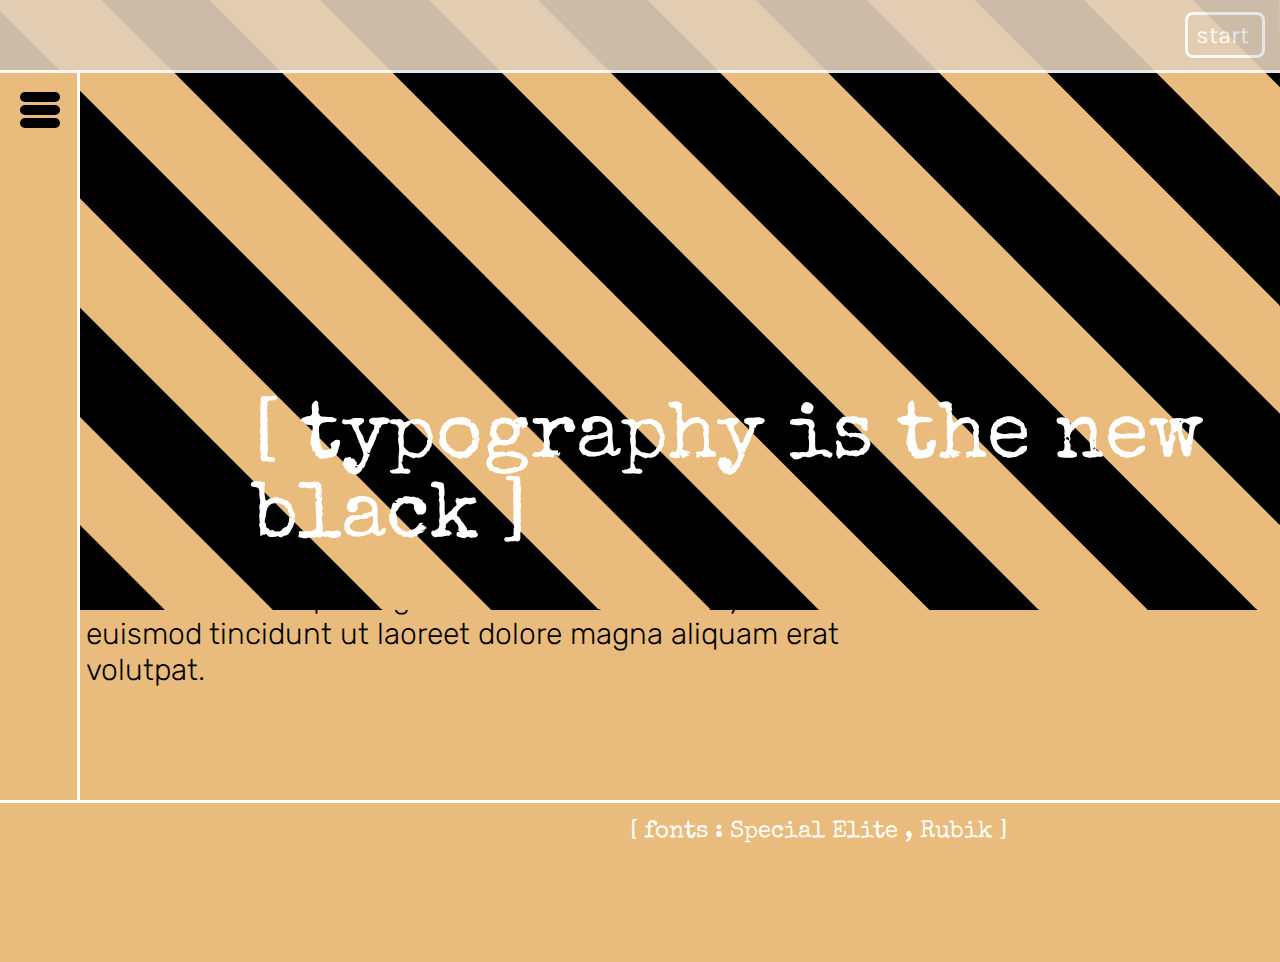
<file: pagina personale/index.html>
<!DOCTYPE html>
<html>

<head>
    <meta charset="UTF-8">
    <title>typography is the new black</title>
    <link rel="stylesheet" href="style.css" type="text/css" />
    <link href="https://fonts.googleapis.com/css?family=Rubik:400|Karla|Special+Elite|Archivo" rel="stylesheet">
</head>
<body>
    <div class='header'>
        <a href='pagina-1.html'>
            <div class='button'>
                <span class='start'>start
                </span>
            </div>
        </a>
        <div id='line1'>
        </div>
    </div>
    <div class='navbar'>
        <div class='menu'>
            <img src='./Immagini-sito/menu-immagine.svg'>
        </div>
        <div id='copertura-menu'>
            <a href='pagina-1.html'>
                <div class='button-link1'>
                </div>
            </a>
            <a href='pagina-2.html'>
                <div class='button-link2'>
                </div>
            </a>
        </div>
        <span class='link1 elementi-navbar'>.Hero fonts
        </span>
        <span class='link2 elementi-navbar'>.Serif is back
        </span>
        <div class='line2'>
        </div>
    </div>
    <div class='titolo'>
        <p id='testo-titoloP1'>[ typography is the new black ]
        </p>
        <div id='line3'>
        </div>
    </div>
    <div class='paragrafo'>
        <p class='testo-paragrafo'>Lorem ipsum dolor sit amet, consectetuer adipiscing elit, sed diam nonummy nibh euismod tincidunt ut laoreet dolore magna aliquam erat volutpat. Lorem ipsum dolor sit amet, consectetuer adipiscing elit, sed diam
            nonummy nibh euismod tincidunt ut laoreet dolore magna aliquam erat volutpat.
        </p>
    </div>
    <div id='barreP1'>
        <img src='./Immagini-sito/barre-sito.svg'>
    </div>
    <div class='footer' id='footerP1'>
        <span id='fontsP1'>[ fonts : Special Elite , Rubik ]</span>
        <div id='line5'>
        </div>
    </div>
</body>
</html>
</file>
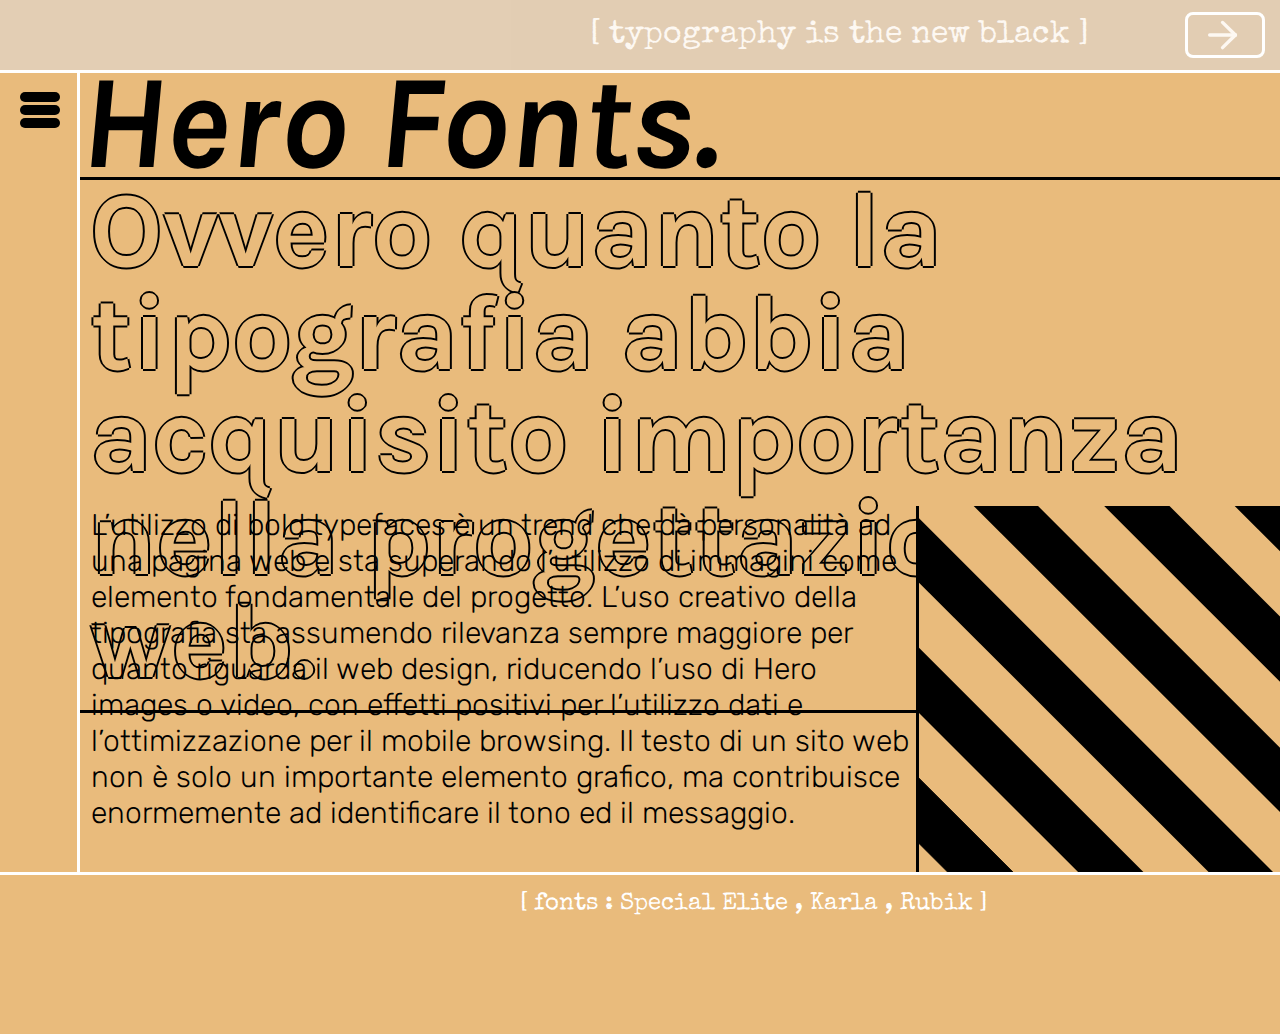
<file: pagina personale/pagina-1.html>
<!DOCTYPE html>
<html>

<head>
    <meta charset="UTF-8">
    <title>typography is the new black</title>
    <link rel="stylesheet" href="style.css" type="text/css" />
    <link href="https://fonts.googleapis.com/css?family=Rubik:400|Karla:700|Special+Elite|Eczar:800" rel="stylesheet">
</head>

<body>
    <div class='header'>
        <span class='logo'>[ typography is the new black ]
        </span>
        <a href='pagina-2.html'
            <div class='button'>
                <img id='freccia' src='./Immagini-sito/freccia-pagina.svg'>
            </div>
        </a>
        <div id='line1'>
        </div>
    </div>
    <div class='navbar' id='navbarP2'>
        <div class='line-invisible'>
        </div>
        <div class='menu'>
            <img src='./Immagini-sito/menu-immagine.svg'>
        </div>
        <div id='copertura-menu'>
            <a href='index.html'>
                <div class='button-link1'>
                </div>
            </a>
            <a href='pagina-2.html'>
                <div class='button-link2'>
                </div>
            </a>
        </div>
        <span class='link3 elementi-navbar'>.Home
        </span>
        <span class='link2 elementi-navbar'>.Serif is back
        </span>
        <div class='line2' id='line2P2'>
        </div>
    </div>
    <div class='titolo' id='titoloP2'>
        <div class='line-invisible'>
        </div>
        <p id='testo-titoloP2'>Hero Fonts.
        </p>
        <div id='line3P2'>
        </div>
    </div>
    <div id='sottotitoloP2'>
        <p id='testo-sottotitoloP2'> Ovvero quanto la tipografia abbia acquisito importanza nella progettazione web.
        </p>
        <div id='line4P2'>
        </div>
    </div>
    <div class='paragrafo' id='paragrafoP2'>
        <p class='testo-paragrafo'>L’utilizzo di bold typefaces è un trend che dà personalità ad una pagina web e sta superando l’utilizzo di immagini come elemento fondamentale del progetto. L’uso creativo della tipografia sta assumendo rilevanza sempre maggiore per quanto riguarda il web design, riducendo l’uso di Hero images o video, con effetti positivi per l’utilizzo dati e l’ottimizzazione per il mobile browsing. Il testo di un sito web non è solo un importante elemento grafico, ma contribuisce enormemente ad identificare il tono ed il messaggio.
        </p>
    </div>
    <div class='barre' id='barreP2' >
        <img src='./Immagini-sito/barre-sito.svg'>
        <div id='line4'>
        </div>
    </div>
    <div class='footer' id='footerP2'>
        <span id='fonts'>[ fonts : Special Elite , Karla , Rubik ]</span>
        <div id='line5'>
        </div>
    </div>
</body>
</file>
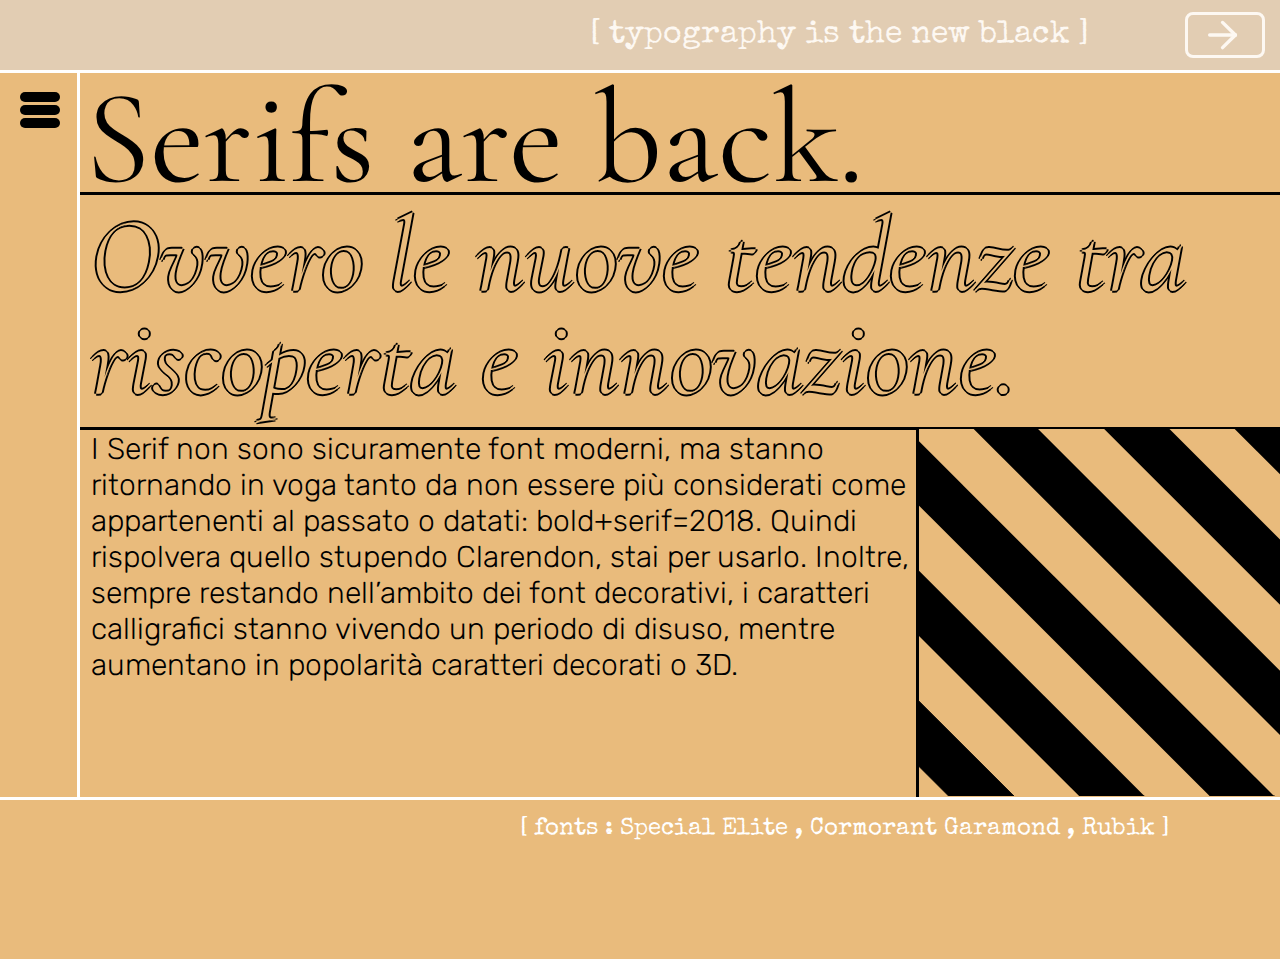
<file: pagina personale/pagina-2.html>
<!DOCTYPE html>
<html>

<head>
    <meta charset="UTF-8">
    <title>typography is the new black</title>
    <link rel="stylesheet" href="style.css" type="text/css" />
    <link href="https://fonts.googleapis.com/css?family=Rubik:400|Karla:700,400|Special+Elite|Cormorant+Garamond:700" rel="stylesheet">
</head>

<body>
    <div class='header'>
        <span class='logo'>[ typography is the new black ]
        </span>
        <a href='index.html'>
            <div class='button'>
                <img id='freccia' src='./Immagini-sito/freccia-pagina.svg'>

            </div>
        </a>
        <div id='line1'>
        </div>
    </div>
    <div class='navbar' id='navbarP2'>
        <div class='line-invisible'>
        </div>
        <div class='menu'>
            <img src='./Immagini-sito/menu-immagine.svg'>
        </div>
        <div id='copertura-menu'>
            <a href='index.html'>
                <div class='button-link1'>
                </div>
            </a>
            <a href='pagina-1.html'>
                <div class='button-link2'>
                </div>
            </a>
        </div>
        <span class='link3 elementi-navbar'>.Home
        </span>
        <span class='link4 elementi-navbar'>.Hero fonts
        </span>
        <div class='line2' id='line2P3'>
        </div>
    </div>
    <div class='titolo' id='titoloP3'>
        <div class='line-invisible'>
        </div>
        <p id='testo-titoloP3'>Serifs are back.
        </p>
        <div id='line3P3'>
        </div>
    </div>
    <div id='sottotitoloP3'>
        <p id='testo-sottotitoloP3'> Ovvero le nuove tendenze tra riscoperta e innovazione.
        </p>
        <div id='line4P2'>
        </div>
    </div>
    <div class='paragrafo' id='paragrafoP3'>
        <p id='testo-paragrafo3' class='testo-paragrafo'>I Serif non sono sicuramente font moderni, ma stanno ritornando in voga tanto da non essere più considerati come appartenenti al passato o datati: bold+serif=2018. Quindi rispolvera quello stupendo Clarendon, stai per usarlo. Inoltre, sempre restando nell’ambito dei font decorativi, i caratteri calligrafici stanno vivendo un periodo di disuso, mentre aumentano in popolarità caratteri decorati o 3D.
    </div>
    <div class='barre' id='barrep3' >
        <img src='./Immagini-sito/barre-sito.svg'>
        <div id='line4'>
        </div>
    </div>
    <div class='footer' id='footerP3'>
        <span id='fonts'>[ fonts : Special Elite , Cormorant Garamond , Rubik ]</span>
        <div id='line5'>
        </div>
    </div>
</body>
</file>
<file: pagina personale/style.css>
* {
        box-sizing: border-box;
    }

    body {
        background: #e9bb7c;
        font-family: 'sans-serif';
        height: 100%;
        width: 100%;
        margin: 0;
    }

    /**************** header ****************/
    .header {
        position: fixed;
        width: 100%;
        height: 70px;
        top: 0;
        left: 0;
        background-color: #e2d0ba;
        z-index: 10000;
        opacity: 0.9;
    }

    .logo {
        font-family: Special Elite, monospace;
        position: absolute;
        font-size: 24pt;
        color: white;
        top: 19px;
        left: 590px;
    }

    .start {
        position: absolute;
        top: 6px;
        font-family: Karla, monospace;
        font-size: 24px;
        right: 13px;
        color: white;
    }

    #line1 {
        position: absolute;
        top: 70px;
        background-color: black;
        height: 3px;
        width: 100%;
        background-color: white;
    }

    .button {
        position: absolute;
        top: 12px;
        right: 15px;
        width: 80px;
        height: 46px;
        border: 3px solid white;
        border-radius: 8px;
        padding: 4px 0px 0px 2px;
    }

    .button:hover {
        width: 85px;
        height: 49px;
        top: 10px;
        right: 17px;
    }

    #freccia {
        height: 90%;
        width: 90%;
    }

    /************** navbar *************/
    .navbar {
        position: absolute;
        top: 70px;
        left: -20px;
        width: 100px;
        height: 800px;
        background-color: #e9bb7c;
        z-index: 2;
    }

    #copertura-menu {
        position: absolute;
        top: 0;
        left: 0;
        height: 100%;
        width: 100%;
        background-color: inherit;
        z-index: 3;
    }



    .navbar:hover {
        width: 220px;
    }

    #copertura-menu:hover {
        opacity: 0;
    }

    .menu {
        position: absolute;
        top: 22px;
        left: 40px;
        width: 40px;
        height: 40px;
        z-index: 5;
    }

    .line2 {
        position: absolute;
        right: 0px;
        top: 0px;
        width: 3px;
        height: 732px;
        background-color: white;
        z-index: 1000;
    }

    #line2P2 {
        height: 802px
    }

    #line2P3 {
        height: 727px
    }

    .elementi-navbar {
        font-family: Special Elite, monospace;
        font-size: 24px;
        color: black;
        z-index: 2;
    }

    .link1 {
        position: absolute;
        right: 32px;
        top: 230px;
        z-index: 1;
    }

    .link2 {
        position: absolute;
        right: 15px;
        top: 270px;
        z-index: 1;
    }

    .link3 {
        position: absolute;
        right: 63px;
        top: 230px;
        z-index: 1;
    }

    .link4 {
        position: absolute;
        right: 32px;
        top: 270px;
        z-index: 1;
    }

    .button-link1 {
        position: absolute;
        width: 100%;
        height: 24px;
        top: 230px;
    }

    .button-link2 {
        position: absolute;
        width: 100%;
        height: 24px;
        top: 270px;
    }

    .button-about {
        position: absolute;
        width: 100%;
        height: 24px;
        bottom: 250px;
    }


    .line-invisible {
        height: 3px;
        width: 100%;
        background-color: white;
        position: absolute;
        top: 0;
        left: 0;
        z-index: 10;
    }

    /***************** main ******************/
    .titolo {
        position: absolute;
        top: 70px;
        left: 80px;
        height: 400px;
        width: 95%;
        font-family: Special Elite, monospace;
        font-size: 80px;
        color: white;
    }

    #titoloP2 {
        height: 110px;
    }

    #titoloP3 {
        height: 125px;
    }

    #testo-titoloP1 {
        position: absolute;
        top: 330px;
        z-index: 10000;
        margin: 0;
        left: 173px;
    }

    #testo-titoloP2 {
        position: absolute;
        font-family: Karla, sans-serif;
        font-weight: 700;
        font-style: italic;
        font-size: 100pt;
        margin: 0;
        top: -25px;
        color: black;
    }

    #testo-titoloP3 {
        position: absolute;
        font-family: Cormorant Garamond, serif;
        font-size: 100pt;
        margin: 0;
        top: -12px;
        left: 5px;
        color: black;
    }

    #line3 {
        position: absolute;
        bottom: 0;
        right: 0;
        height: 3px;
        width: 100%;
        background-color: black;
    }

    #line3P2 {
        position: absolute;
        bottom: 0;
        left: 0;
        height: 3px;
        width: 100%;
        background-color: black;
    }

    #line3P3 {
        position: absolute;
        bottom: 0;
        left: 0;
        height: 3px;
        width: 100%;
        background-color: black;
    }

    .paragrafo {
        position: absolute;
        top: 470px;
        left: 80px;
        height: 200px;
        width: 835px;
    }

    .testo-paragrafo {
        margin-left: 6px;
        margin-top: 2px;
        font-family: Rubik, sans-serif;
        font-weight: 300;
        font-size: 30px;
    }

    /***
    #testo-paragrafo3 {
        font-family: Karla, sans-serif;
        font-weight: 400;
    }
    ***/
    #paragrafoP2 {
        position: absolute;
        top: 505px;
        left: 85px
    }

    #paragrafoP3 {
        position: absolute;
        top: 429px;
        left: 85px
    }

    #sottotitoloP2 {
        position: absolute;
        top: 180px;
        left: 80px;
        text-shadow: -2px 0 black, 0 2px black, 2px 0 black, 0 -2px black;
    }

    #sottotitoloP3 {
        position: absolute;
        top: 205px;
        left: 80px;
        text-shadow: -2px 0 black, 0 2px black, 2px 0 black, 0 -2px black;
    }

    #testo-sottotitoloP2 {
        font-family: Karla, sans-serif;
        font-weight: 700;
        font-size: 80pt;
        top: 10px;
        left: 10px;
        line-height: 77pt;
        color: #e9bb7c;
        margin: 0;
        width: 100%;
        margin-left: 10px;
    }

    #testo-sottotitoloP3 {
        font-family: Cormorant Garamond, serif;
        font-size: 80pt;
        font-style: italic;
        top: 10px;
        left: 10px;
        line-height: 77pt;
        color: #e9bb7c;
        margin: 0;
        width: 100%;
        margin-left: 10px;
    }

    .barre {
        position: absolute;
        left: 916px;
        width: 765px;
        height: 400px;
    }

    #barreP1 {
        position: relative;
        top: -5px;
    }

    #barreP2 {
        position: absolute;
        top: 506px
    }

    #barrep3 {
        position: absolute;
        top: 429px
    }

    #line4 {
        position: absolute;
        left: 0;
        top: 0;
        height: 368px;
        width: 3px;
        background-color: black;
    }

    #line4P2 {
        position: absolute;
        height: 3px;
        width: 100%;
        bottom: -20px;
        background-color: black;
    }

    /******************* footer **************/
    .footer {
        position: absolute;
        top: 870px;
        left: 0px;
        width: 100%;
        height: 162px;
    }

    #footerP2 {
        top: 872px;
    }

    #footerP3 {
        top: 797px;
    }

    #fonts {
        position: absolute;
        font-family: Special Elite, monospace;
        font-size: 24px;
        color: white;
        left: 520px;
        top: 20px
    }

    #fontsP1 {
        position: absolute;
        font-family: Special Elite, monospace;
        font-size: 24px;
        color: white;
        left: 630px;
        top: 20px
    }

    #line5 {
        position: absolute;
        top: 0;
        left: 0;
        height: 3px;
        width: 100%;
        background-color: white;
        z-index: 10000;
    }

    #footerP1 {
        position: absolute;
        top: 800px;
    }
</file>
